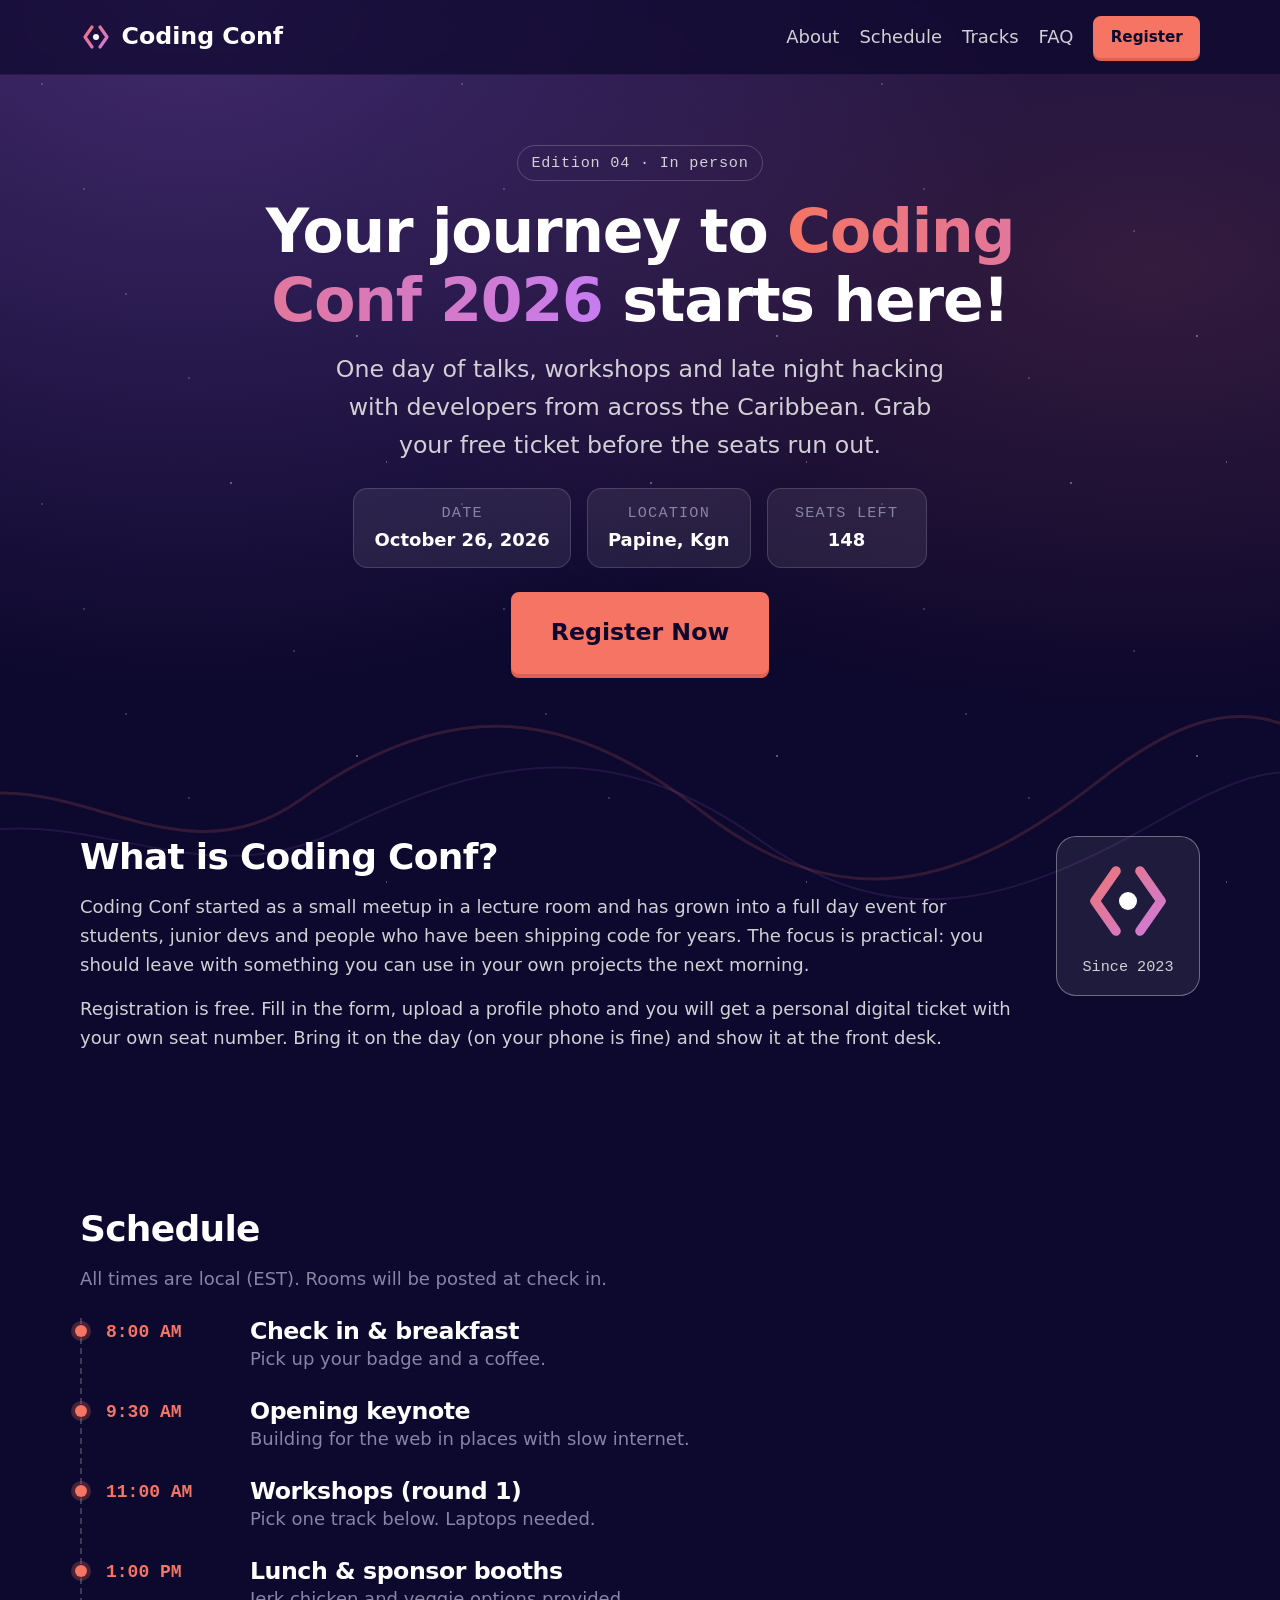
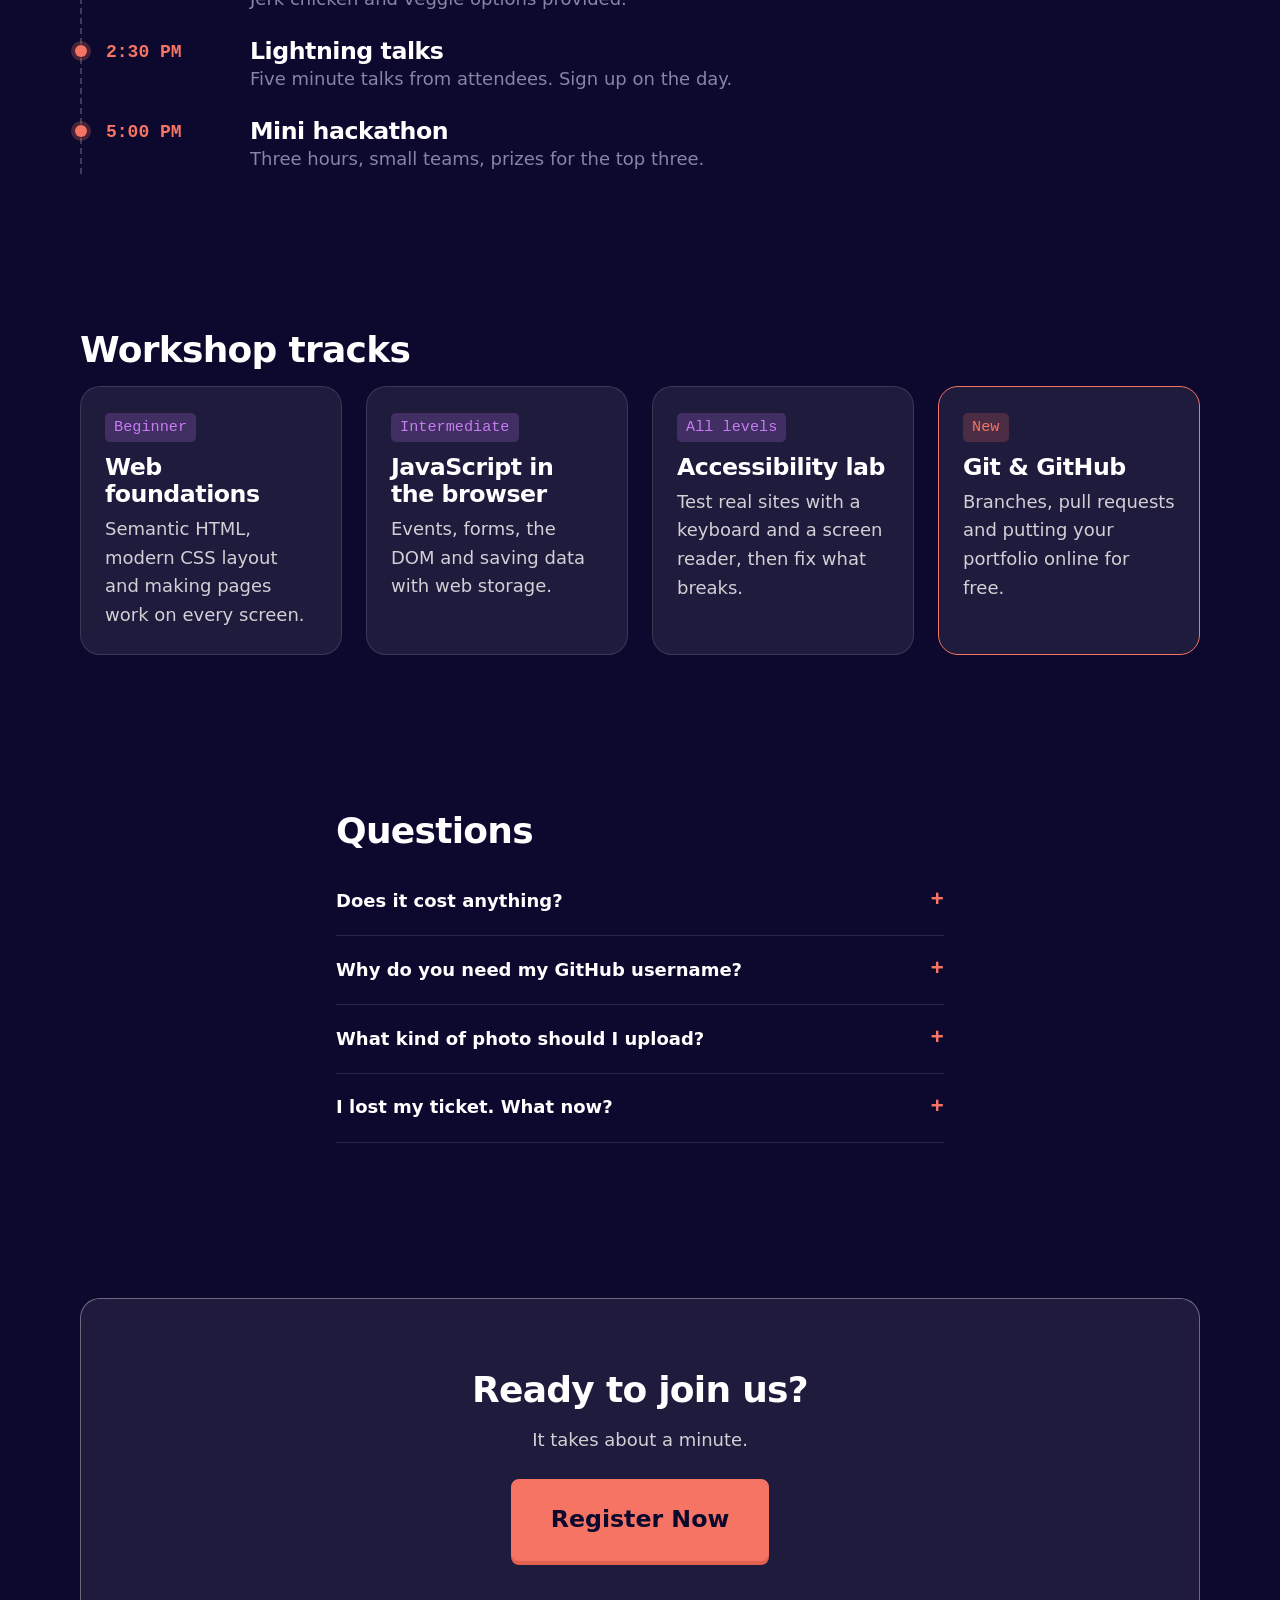
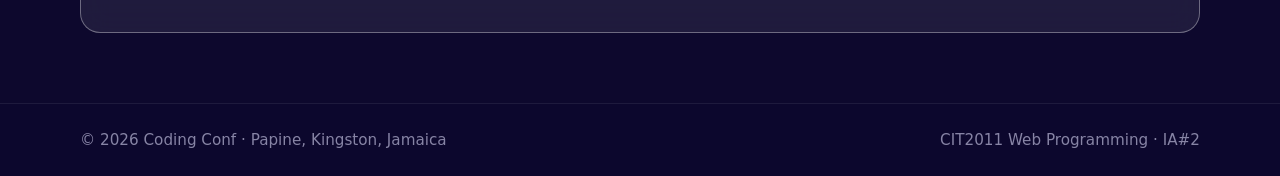
<file: HTML/index.html>
<!DOCTYPE html>
<html lang="en">
<head>
  <meta charset="UTF-8">
  <meta name="viewport" content="width=device-width, initial-scale=1.0">
  <meta name="description" content="Coding Conf 2026 - a one day developer conference in Papine, Kingston on October 26, 2026.">
  <title>Coding Conf 2026 | Home</title>
  <link rel="icon" href="../assets/favicon.svg" type="image/svg+xml">
  <link rel="stylesheet" href="../css/style.css">
</head>
<body class="page-home">

  <!-- Skip link so keyboard users can jump past the nav -->
  <a class="skip-link" href="#main">Skip to main content</a>

  <!-- Decorative star field (hidden from screen readers) -->
  <div class="stars" aria-hidden="true"></div>

  <header class="site-header">
    <div class="container header-inner">
      <a class="brand" href="index.html" aria-label="Coding Conf home">
        <img src="../assets/logo-mark.svg" alt="" width="32" height="32">
        <span>Coding Conf</span>
      </a>

      <nav class="main-nav" aria-label="Main">
        <ul>
          <li><a href="#about">About</a></li>
          <li><a href="#schedule">Schedule</a></li>
          <li><a href="#tracks">Tracks</a></li>
          <li><a href="#faq">FAQ</a></li>
          <li><a class="btn btn-small" href="login.html">Register</a></li>
        </ul>
      </nav>
    </div>
  </header>

  <main id="main">

    <!-- ===== Hero ===== -->
    <section class="hero" aria-labelledby="hero-title">
      <div class="container">
        <p class="eyebrow">Edition 04 &middot; In person</p>
        <h1 id="hero-title">
          Your journey to <span class="gradient-text">Coding Conf 2026</span> starts here!
        </h1>
        <p class="hero-lead">
          One day of talks, workshops and late night hacking with developers from
          across the Caribbean. Grab your free ticket before the seats run out.
        </p>

        <ul class="event-meta" aria-label="Event details">
          <li>
            <span class="meta-label">Date</span>
            <time datetime="2026-10-26">October 26, 2026</time>
          </li>
          <li>
            <span class="meta-label">Location</span>
            <span>Papine, Kgn</span>
          </li>
          <li>
            <span class="meta-label">Seats left</span>
            <span id="seat-count">148</span>
          </li>
        </ul>

        <a class="btn btn-large" href="login.html">Register Now</a>
      </div>
    </section>

    <!-- ===== About ===== -->
    <section id="about" class="section about" aria-labelledby="about-title">
      <div class="container clearfix">
        <!-- floated badge, wraps the paragraph text on wider screens -->
        <figure class="about-badge">
          <img src="../assets/logo-mark.svg" alt="Coding Conf logo" width="96" height="96">
          <figcaption>Since 2023</figcaption>
        </figure>

        <h2 id="about-title">What is Coding Conf?</h2>
        <p>
          Coding Conf started as a small meetup in a lecture room and has grown into a
          full day event for students, junior devs and people who have been shipping code
          for years. The focus is practical: you should leave with something you can use
          in your own projects the next morning.
        </p>
        <p>
          Registration is free. Fill in the form, upload a profile photo and you will get a
          personal digital ticket with your own seat number. Bring it on the day (on your
          phone is fine) and show it at the front desk.
        </p>
      </div>
    </section>

    <!-- ===== Schedule ===== -->
    <section id="schedule" class="section" aria-labelledby="schedule-title">
      <div class="container">
        <h2 id="schedule-title">Schedule</h2>
        <p class="section-intro">All times are local (EST). Rooms will be posted at check in.</p>

        <ol class="timeline">
          <li>
            <time datetime="2026-10-26T08:00">8:00 AM</time>
            <div>
              <h3>Check in &amp; breakfast</h3>
              <p>Pick up your badge and a coffee.</p>
            </div>
          </li>
          <li>
            <time datetime="2026-10-26T09:30">9:30 AM</time>
            <div>
              <h3>Opening keynote</h3>
              <p>Building for the web in places with slow internet.</p>
            </div>
          </li>
          <li>
            <time datetime="2026-10-26T11:00">11:00 AM</time>
            <div>
              <h3>Workshops (round 1)</h3>
              <p>Pick one track below. Laptops needed.</p>
            </div>
          </li>
          <li>
            <time datetime="2026-10-26T13:00">1:00 PM</time>
            <div>
              <h3>Lunch &amp; sponsor booths</h3>
              <p>Jerk chicken and veggie options provided.</p>
            </div>
          </li>
          <li>
            <time datetime="2026-10-26T14:30">2:30 PM</time>
            <div>
              <h3>Lightning talks</h3>
              <p>Five minute talks from attendees. Sign up on the day.</p>
            </div>
          </li>
          <li>
            <time datetime="2026-10-26T17:00">5:00 PM</time>
            <div>
              <h3>Mini hackathon</h3>
              <p>Three hours, small teams, prizes for the top three.</p>
            </div>
          </li>
        </ol>
      </div>
    </section>

    <!-- ===== Tracks ===== -->
    <section id="tracks" class="section" aria-labelledby="tracks-title">
      <div class="container">
        <h2 id="tracks-title">Workshop tracks</h2>

        <div class="card-grid">
          <article class="card">
            <span class="card-tag">Beginner</span>
            <h3>Web foundations</h3>
            <p>Semantic HTML, modern CSS layout and making pages work on every screen.</p>
          </article>
          <article class="card">
            <span class="card-tag">Intermediate</span>
            <h3>JavaScript in the browser</h3>
            <p>Events, forms, the DOM and saving data with web storage.</p>
          </article>
          <article class="card">
            <span class="card-tag">All levels</span>
            <h3>Accessibility lab</h3>
            <p>Test real sites with a keyboard and a screen reader, then fix what breaks.</p>
          </article>
          <article class="card card-featured">
            <span class="card-tag">New</span>
            <h3>Git &amp; GitHub</h3>
            <p>Branches, pull requests and putting your portfolio online for free.</p>
          </article>
        </div>
      </div>
    </section>

    <!-- ===== FAQ (details/summary works with the keyboard out of the box) ===== -->
    <section id="faq" class="section" aria-labelledby="faq-title">
      <div class="container narrow">
        <h2 id="faq-title">Questions</h2>

        <details class="faq-item">
          <summary>Does it cost anything?</summary>
          <p>No. Tickets are free, but you need to register so we can plan seating and food.</p>
        </details>
        <details class="faq-item">
          <summary>Why do you need my GitHub username?</summary>
          <p>It goes on your ticket and on the attendee wall so people can find your work after the event.</p>
        </details>
        <details class="faq-item">
          <summary>What kind of photo should I upload?</summary>
          <p>A clear JPG or PNG of your face, under 500KB. It is printed on your ticket.</p>
        </details>
        <details class="faq-item">
          <summary>I lost my ticket. What now?</summary>
          <p>Register again with the same email and we will match it at the desk.</p>
        </details>
      </div>
    </section>

    <!-- ===== Call to action ===== -->
    <section class="section cta" aria-labelledby="cta-title">
      <div class="container cta-inner">
        <h2 id="cta-title">Ready to join us?</h2>
        <p>It takes about a minute.</p>
        <a class="btn btn-large" href="login.html">Register Now</a>
      </div>
    </section>

  </main>

  <footer class="site-footer">
    <div class="container footer-inner">
      <p>&copy; 2026 Coding Conf &middot; Papine, Kingston, Jamaica</p>
      <p>CIT2011 Web Programming &middot; IA#2</p>
    </div>
  </footer>

</body>
</html>
</file>
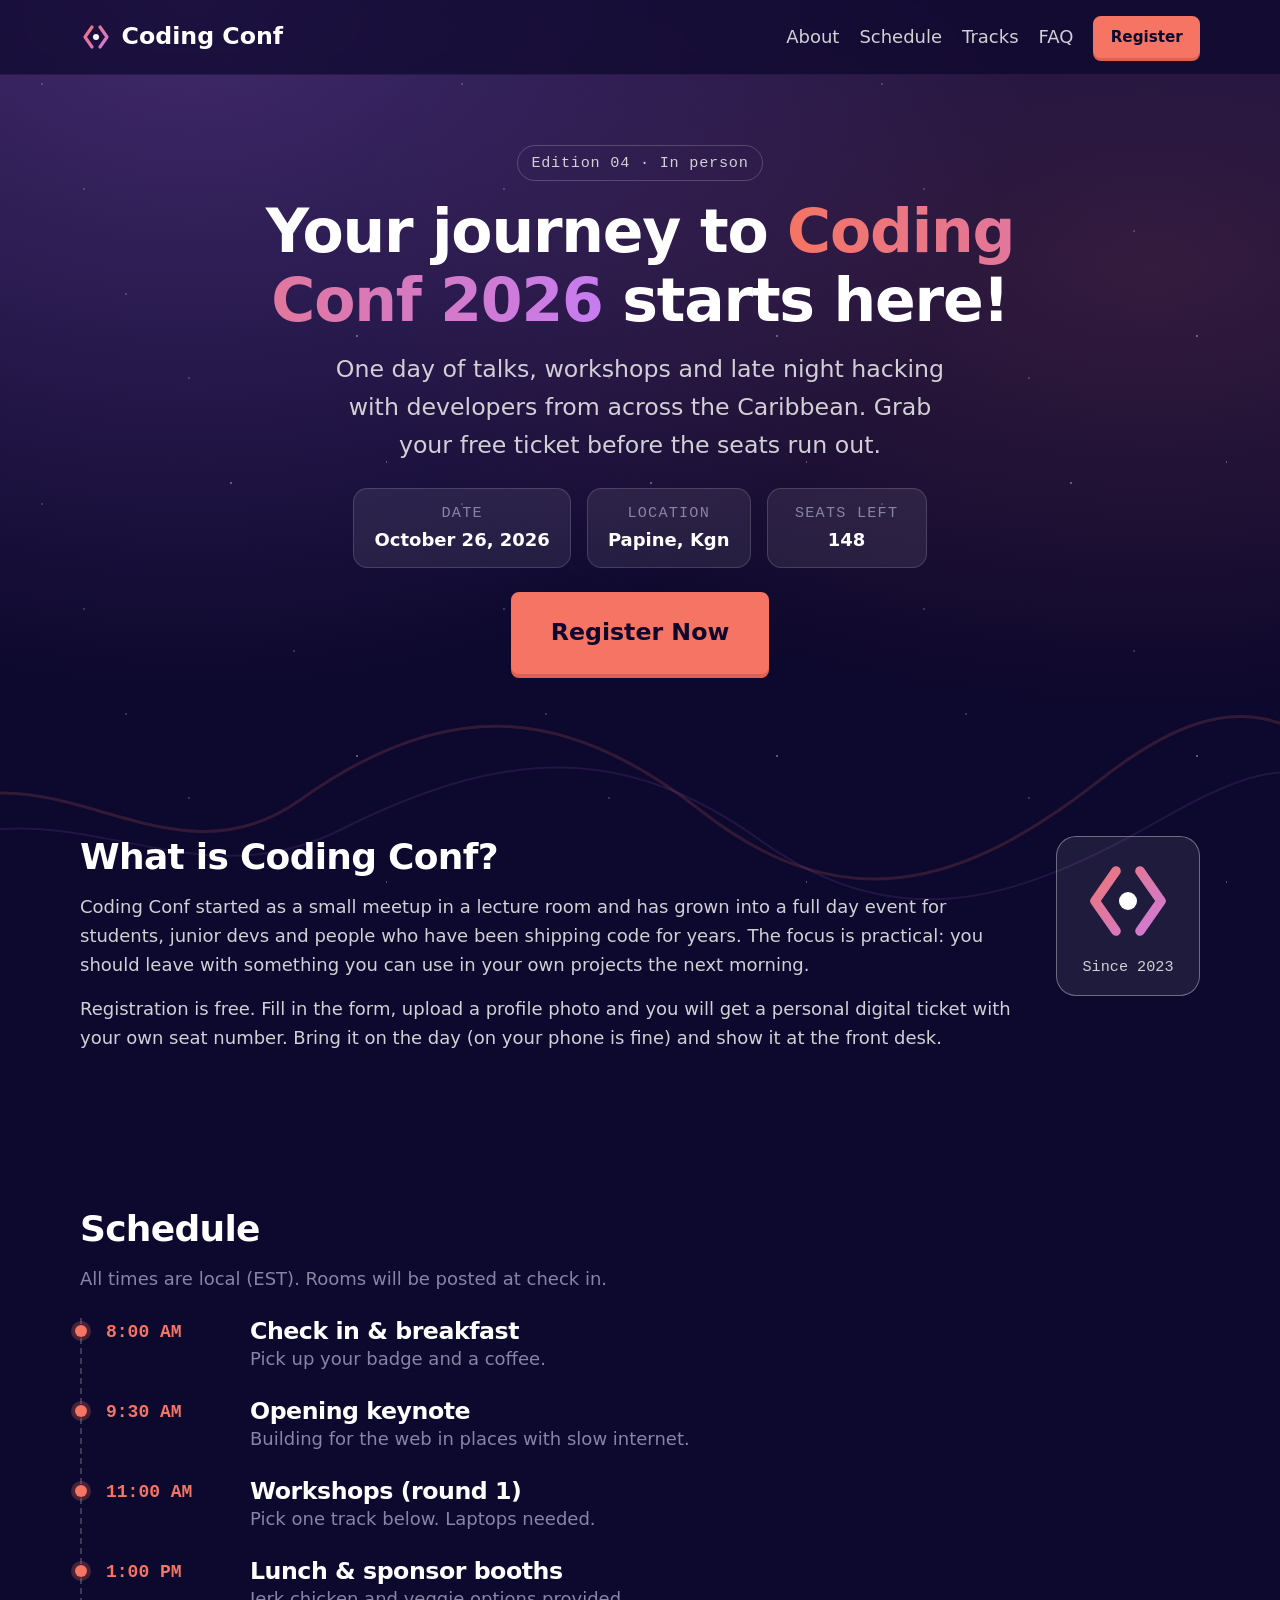
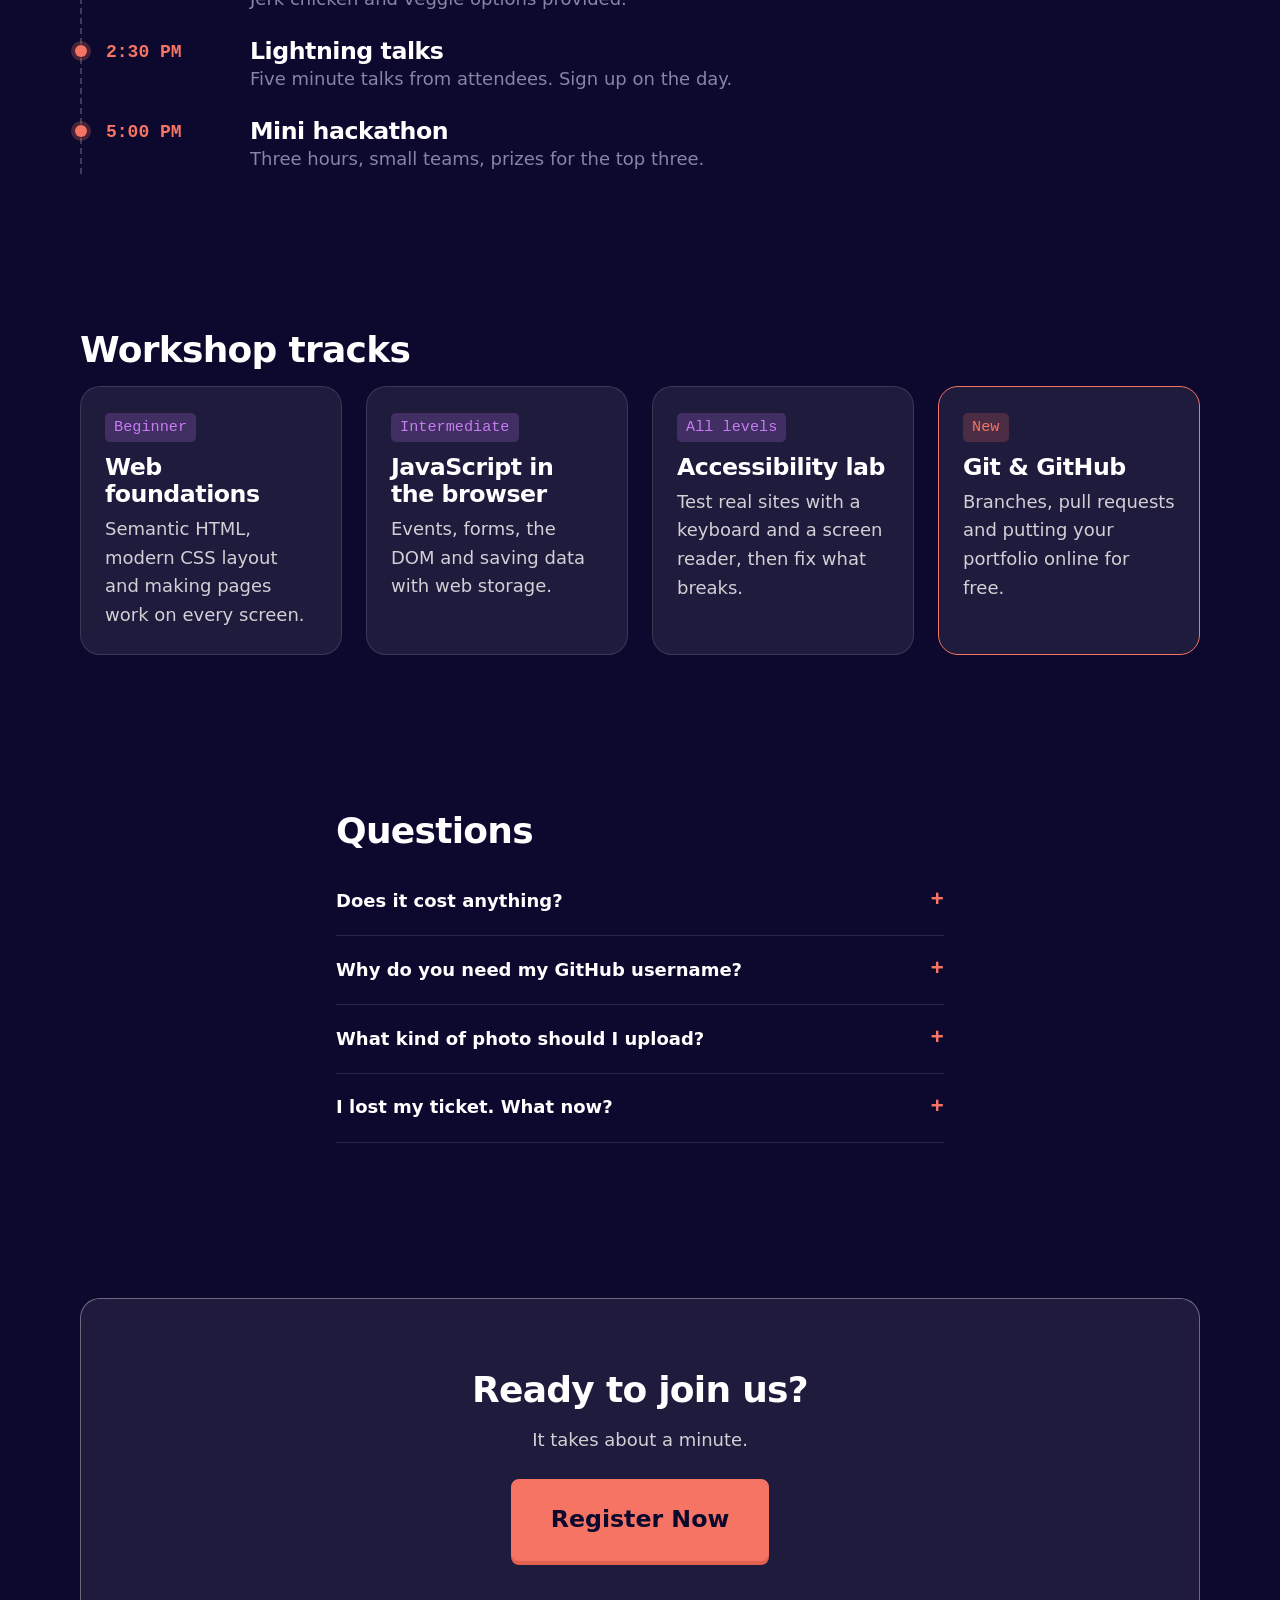
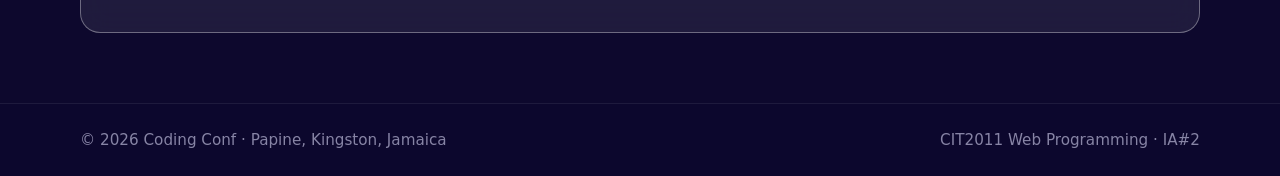
<file: HTML/ticket.html>
<!DOCTYPE html>
<html lang="en">
<head>
  <meta charset="UTF-8">
  <meta name="viewport" content="width=device-width, initial-scale=1.0">
  <meta name="description" content="Your Coding Conf 2026 ticket.">
  <title>Coding Conf 2026 | Your Ticket</title>
  <link rel="icon" href="../assets/favicon.svg" type="image/svg+xml">
  <link rel="stylesheet" href="../css/style.css">
  <!-- loaded in the head (no defer) so the redirect check runs before the page shows -->
  <script src="../js/ticket.js"></script>
</head>
<body class="page-ticket">

  <a class="skip-link" href="#main">Skip to main content</a>
  <div class="stars" aria-hidden="true"></div>

  <header class="site-header">
    <div class="container header-inner">
      <a class="brand" href="index.html" aria-label="Coding Conf home">
        <img src="../assets/logo-mark.svg" alt="" width="32" height="32">
        <span>Coding Conf</span>
      </a>
      <nav class="main-nav" aria-label="Main">
        <ul>
          <li><a href="index.html">Home</a></li>
          <li><a href="index.html#schedule">Schedule</a></li>
          <li><a href="login.html">Register</a></li>
        </ul>
      </nav>
    </div>
  </header>

  <main id="main">
    <section class="confirm" aria-labelledby="confirm-title">
      <div class="container">

        <ol class="steps" aria-label="Registration progress">
          <li class="is-done">Your details</li>
          <li class="is-active" aria-current="step">Your ticket</li>
        </ol>

        <!-- Master banner -->
        <h1 id="confirm-title" class="confirm-title">
          Congrats, <span class="gradient-text" id="banner-name">Attendee</span>!
          Your ticket is ready.
        </h1>
        <p class="hero-lead" id="confirm-text">
          Updates about the event will go to <strong class="accent" id="banner-email">your email</strong>.
          Save or print this ticket and show it at the front desk on the day.
        </p>

        <!-- ===== Glass ticket ===== -->
        <div class="ticket-stage">
          <article class="ticket" id="ticket" aria-label="Conference ticket">

            <div class="ticket-main">
              <header class="ticket-head">
                <img src="../assets/logo-mark.svg" alt="" width="40" height="40">
                <div>
                  <h2 class="ticket-brand">Coding Conf</h2>
                  <p class="ticket-meta">
                    <time datetime="2026-10-26">Oct 26, 2026</time>
                    <span aria-hidden="true">/</span>
                    Papine, Kgn
                  </p>
                </div>
              </header>

              <div class="ticket-person">
                <img id="ticket-avatar" class="ticket-avatar" src="" alt="" width="64" height="64">
                <div>
                  <p class="ticket-name" id="ticket-name">Attendee</p>
                  <a class="ticket-github" id="ticket-github" href="#" target="_blank" rel="noopener">
                    <img src="../assets/icon-github.svg" alt="" width="20" height="20">
                    <span id="ticket-github-text">@username</span>
                    <span class="visually-hidden">(opens GitHub in a new tab)</span>
                  </a>
                </div>
              </div>
            </div>

            <!-- Tear-off stub with the serial number -->
            <div class="ticket-stub">
              <p class="ticket-serial">
                <span class="visually-hidden">Ticket number</span>
                <span id="ticket-serial">#00000</span>
              </p>
            </div>

          </article>
        </div>

        <!-- Extra actions -->
        <div class="ticket-actions">
          <button type="button" class="btn" id="print-btn">Print / Save as PDF</button>
          <button type="button" class="btn btn-outline" id="copy-btn">Copy ticket number</button>
          <button type="button" class="btn btn-outline" id="new-btn">Register someone else</button>
        </div>
        <p class="copy-status" id="copy-status" aria-live="polite"></p>

      </div>
    </section>
  </main>

  <footer class="site-footer">
    <div class="container footer-inner">
      <p>&copy; 2026 Coding Conf &middot; Papine, Kingston, Jamaica</p>
      <p><a href="index.html">Back to home</a></p>
    </div>
  </footer>

</body>
</html>
</file>
<file: css/style.css>
/* =========================================================
   Coding Conf 2026 - main stylesheet
   CIT2011 Web Programming - IA#2

   Contents
   1.  Custom properties (theme)
   2.  Base / reset
   3.  Background (stars + squiggle)
   4.  Layout helpers
   5.  Header + navigation
   6.  Buttons
   7.  Landing page sections
   8.  Registration form
   9.  Ticket page + glass ticket
   10. Footer
   11. Media queries
   12. Reduced motion + print
   ========================================================= */


/* ---------- 1. Custom properties ---------- */
:root {
  /* colours */
  --clr-space-900: #0d082d;
  --clr-space-800: #160f3f;
  --clr-space-700: #241a5c;
  --clr-neutral-0: #ffffff;
  --clr-neutral-300: #d1d0d5;
  --clr-neutral-500: #8784a5;
  --clr-orange-500: #f57463;
  --clr-orange-700: #e1604f;
  --clr-purple-400: #c67cf2;
  --clr-error: #ff8a7a;

  --grad-text: linear-gradient(90deg, var(--clr-orange-500), var(--clr-purple-400), var(--clr-orange-500));

  /* glass */
  --glass-bg: rgba(255, 255, 255, 0.08);
  --glass-border: rgba(255, 255, 255, 0.35);
  --glass-blur: 14px;

  /* fluid type - clamp(min, preferred, max) */
  --fs-300: clamp(0.85rem, 0.8rem + 0.2vw, 0.95rem);
  --fs-400: clamp(1rem, 0.95rem + 0.25vw, 1.125rem);
  --fs-500: clamp(1.15rem, 1rem + 0.6vw, 1.5rem);
  --fs-600: clamp(1.5rem, 1.2rem + 1.4vw, 2.25rem);
  --fs-700: clamp(2rem, 1.4rem + 3vw, 3.75rem);

  /* spacing + shape */
  --space-xs: 0.5rem;
  --space-sm: 1rem;
  --space-md: 1.5rem;
  --space-lg: clamp(2.5rem, 2rem + 3vw, 5rem);
  --radius-sm: 0.5rem;
  --radius-md: 0.9rem;
  --radius-lg: 1.25rem;

  --ff-body: "Segoe UI", system-ui, -apple-system, Roboto, Arial, sans-serif;
  --ff-mono: "Cascadia Code", Consolas, "Courier New", monospace;

  --focus-ring: 3px solid var(--clr-orange-500);
  --ease: cubic-bezier(.2, .7, .3, 1);
}


/* ---------- 2. Base / reset ---------- */
*,
*::before,
*::after {
  box-sizing: border-box;
}

:where(body, h1, h2, h3, p, ul, ol, figure) {
  margin: 0;
}

:where(ul, ol)[class] {
  padding: 0;
  list-style: none;
}

html {
  scroll-behavior: smooth;
  scroll-padding-top: 6rem; /* stops the sticky header covering focused or linked content */
}

body {
  min-height: 100vh;
  display: flex;
  flex-direction: column;
  font-family: var(--ff-body);
  font-size: var(--fs-400);
  line-height: 1.6;
  color: var(--clr-neutral-300);
  background-color: var(--clr-space-900);
  background-image:
    radial-gradient(ellipse at 15% 0%, rgba(198, 124, 242, 0.25), transparent 55%),
    radial-gradient(ellipse at 90% 30%, rgba(245, 116, 99, 0.15), transparent 50%),
    linear-gradient(180deg, var(--clr-space-800), var(--clr-space-900) 70%);
  background-attachment: fixed;
  overflow-x: hidden;
}

/* all headings share font + colour */
:is(h1, h2, h3) {
  color: var(--clr-neutral-0);
  line-height: 1.15;
  font-weight: 800;
  letter-spacing: -0.02em;
}

h1 { font-size: var(--fs-700); }
h2 { font-size: var(--fs-600); margin-bottom: var(--space-sm); }
h3 { font-size: var(--fs-500); }

img {
  max-width: 100%;
  display: block;
}

/* make sure the hidden attribute always wins over display rules */
[hidden] {
  display: none !important;
}

a {
  color: var(--clr-orange-500);
}

/* one focus style for every interactive element */
:is(a, button, input, summary, [tabindex]):focus-visible {
  outline: var(--focus-ring);
  outline-offset: 3px;
}

.visually-hidden {
  position: absolute;
  width: 1px;
  height: 1px;
  overflow: hidden;
  clip: rect(0 0 0 0);
  white-space: nowrap;
}

.skip-link {
  position: absolute;
  top: -100px;
  left: var(--space-sm);
  z-index: 100;
  padding: var(--space-xs) var(--space-sm);
  background: var(--clr-orange-500);
  color: var(--clr-space-900);
  font-weight: 700;
  border-radius: var(--radius-sm);
  transition: top 0.2s;
}

.skip-link:focus {
  top: var(--space-sm);
}

.gradient-text {
  background: var(--grad-text);
  background-size: 200% auto;
  -webkit-background-clip: text;
  background-clip: text;
  color: transparent;
  animation: shimmer 6s linear infinite;
}

.accent {
  color: var(--clr-orange-500);
}

@keyframes shimmer {
  to { background-position: 200% center; }
}


/* ---------- 3. Background ---------- */
/* little dots made from layered radial gradients, they slowly twinkle */
.stars {
  position: fixed;
  inset: 0;
  z-index: -1;
  pointer-events: none;
  background-image:
    radial-gradient(1px 1px at 10% 20%, #fff, transparent),
    radial-gradient(1px 1px at 30% 70%, #fff, transparent),
    radial-gradient(1.5px 1.5px at 55% 15%, #fff, transparent),
    radial-gradient(1px 1px at 70% 55%, #fff, transparent),
    radial-gradient(1.5px 1.5px at 85% 80%, #fff, transparent),
    radial-gradient(1px 1px at 45% 90%, #fff, transparent),
    radial-gradient(1px 1px at 92% 10%, #fff, transparent),
    radial-gradient(1px 1px at 20% 45%, #fff, transparent);
  background-size: 420px 420px;
  opacity: 0.6;
  animation: twinkle 5s ease-in-out infinite alternate;
}

/* squiggle line across the bottom of the screen */
.stars::after {
  content: "";
  position: absolute;
  left: 0;
  right: 0;
  bottom: 0;
  height: 220px;
  background: url("../assets/pattern-squiggle.svg") center bottom / cover no-repeat;
  opacity: 0.8;
}

@keyframes twinkle {
  from { opacity: 0.35; }
  to   { opacity: 0.75; }
}


/* ---------- 4. Layout helpers ---------- */
.container {
  width: min(100% - 2.5rem, 70rem);
  margin-inline: auto;
}

.container.narrow {
  width: min(100% - 2.5rem, 38rem);
}

main {
  flex: 1;
}

.section {
  padding-block: var(--space-lg);
}

.section-intro {
  margin-bottom: var(--space-md);
  color: var(--clr-neutral-500);
}

/* old school clearfix for the floated badge in About */
.clearfix::after {
  content: "";
  display: table;
  clear: both;
}


/* ---------- 5. Header + navigation ---------- */
.site-header {
  position: sticky;
  top: 0;
  z-index: 50;
  padding-block: var(--space-sm);
  background: rgba(13, 8, 45, 0.7);
  backdrop-filter: blur(10px);
  -webkit-backdrop-filter: blur(10px);
  border-bottom: 1px solid rgba(255, 255, 255, 0.06);
}

.header-inner {
  display: flex;
  align-items: center;
  justify-content: space-between;
  flex-wrap: wrap;
  gap: var(--space-sm);
}

.brand {
  display: inline-flex;
  align-items: center;
  gap: 0.6rem;
  color: var(--clr-neutral-0);
  font-weight: 800;
  font-size: var(--fs-500);
  text-decoration: none;
}

.brand img {
  transition: transform 0.4s var(--ease);
}

.brand:hover img {
  transform: rotate(-12deg) scale(1.1);
}

.main-nav ul {
  padding: 0;
  list-style: none;
  display: flex;
  align-items: center;
  flex-wrap: wrap;
  gap: 0.25rem 1.25rem;
}

/* nav links, but not the button-style one */
.main-nav a:not(.btn) {
  position: relative;
  color: var(--clr-neutral-300);
  text-decoration: none;
  padding-block: 0.25rem;
}

.main-nav a:not(.btn)::after {
  content: "";
  position: absolute;
  left: 0;
  bottom: 0;
  width: 100%;
  height: 2px;
  background: var(--clr-orange-500);
  transform: scaleX(0);
  transform-origin: left;
  transition: transform 0.25s var(--ease);
}

.main-nav a:not(.btn):is(:hover, :focus-visible, [aria-current="page"])::after {
  transform: scaleX(1);
}

.main-nav a[aria-current="page"] {
  color: var(--clr-neutral-0);
}


/* ---------- 6. Buttons ---------- */
.btn {
  display: inline-block;
  padding: 0.85em 1.6em;
  border: 2px solid var(--clr-orange-500);
  border-radius: var(--radius-sm);
  background: var(--clr-orange-500);
  color: var(--clr-space-900);
  font: inherit;
  font-weight: 800;
  text-align: center;
  text-decoration: none;
  cursor: pointer;
  box-shadow: 0 4px 0 var(--clr-orange-700);
  transition: transform 0.15s, box-shadow 0.15s, background-color 0.2s;
}

.btn:is(:hover, :focus-visible) {
  transform: translateY(-2px);
  box-shadow: 0 6px 0 var(--clr-orange-700), 0 10px 25px rgba(245, 116, 99, 0.35);
}

.btn:active {
  transform: translateY(2px);
  box-shadow: 0 1px 0 var(--clr-orange-700);
}

.btn-small { padding: 0.45em 1em; font-size: var(--fs-300); box-shadow: 0 3px 0 var(--clr-orange-700); }
.btn-large { font-size: var(--fs-500); }
.btn-block { width: 100%; }

.btn-outline {
  background: transparent;
  color: var(--clr-neutral-0);
  border-color: rgba(255, 255, 255, 0.4);
  box-shadow: none;
}

.btn-outline:is(:hover, :focus-visible) {
  background: rgba(255, 255, 255, 0.08);
  box-shadow: none;
}

.btn:disabled {
  opacity: 0.6;
  cursor: wait;
}

.btn-ghost {
  padding: 0.25em 0.6em;
  border: 0;
  border-radius: 0.3rem;
  background: rgba(255, 255, 255, 0.1);
  color: var(--clr-neutral-300);
  font: inherit;
  font-size: var(--fs-300);
  text-decoration: underline;
  cursor: pointer;
}

.btn-ghost:hover {
  background: rgba(255, 255, 255, 0.18);
}


/* ---------- 7. Landing page ---------- */
.hero {
  padding-block: var(--space-lg) calc(var(--space-lg) * 1.3);
  text-align: center;
}

.hero h1 {
  max-width: 18ch;
  margin-inline: auto;
}

.eyebrow {
  display: inline-block;
  margin-bottom: var(--space-sm);
  padding: 0.3em 0.9em;
  border: 1px solid rgba(255, 255, 255, 0.2);
  border-radius: 99px;
  font-family: var(--ff-mono);
  font-size: var(--fs-300);
  letter-spacing: 0.05em;
}

.hero-lead {
  max-width: 42ch;
  margin: var(--space-sm) auto var(--space-md);
  font-size: var(--fs-500);
}

.event-meta {
  display: flex;
  flex-wrap: wrap;
  justify-content: center;
  gap: var(--space-sm);
  margin-bottom: var(--space-md);
}

.event-meta li {
  display: flex;
  flex-direction: column;
  min-width: 10rem;
  padding: 0.75rem 1.25rem;
  background: var(--glass-bg);
  border: 1px solid rgba(255, 255, 255, 0.15);
  border-radius: var(--radius-md);
  color: var(--clr-neutral-0);
  font-weight: 700;
}

.meta-label {
  font-family: var(--ff-mono);
  font-size: var(--fs-300);
  font-weight: 400;
  color: var(--clr-neutral-500);
  text-transform: uppercase;
  letter-spacing: 0.08em;
}

/* About - floated badge so text wraps beside it */
.about-badge {
  float: right;
  width: 9rem;
  margin: 0 0 var(--space-sm) var(--space-md);
  padding: var(--space-sm);
  text-align: center;
  background: var(--glass-bg);
  border: 1px solid var(--glass-border);
  border-radius: var(--radius-lg);
  animation: float 6s ease-in-out infinite;
}

.about-badge img {
  margin-inline: auto;
}

.about-badge figcaption {
  margin-top: 0.4rem;
  font-family: var(--ff-mono);
  font-size: var(--fs-300);
}

.about p + p {
  margin-top: var(--space-sm);
}

@keyframes float {
  50% { transform: translateY(-8px); }
}

/* Schedule timeline - grid with a time column and a content column */
.timeline {
  position: relative;
  display: grid;
  gap: var(--space-md);
  padding-left: var(--space-md);
  border-left: 2px dashed rgba(255, 255, 255, 0.2);
}

.timeline li {
  position: relative;
  display: grid;
  grid-template-columns: 7rem 1fr;
  gap: var(--space-sm);
  align-items: start;
}

/* dot on the line */
.timeline li::before {
  content: "";
  position: absolute;
  left: calc(var(--space-md) * -1 - 7px);
  top: 0.45rem;
  width: 12px;
  height: 12px;
  border-radius: 50%;
  background: var(--clr-orange-500);
  box-shadow: 0 0 0 4px rgba(245, 116, 99, 0.25);
}

.timeline time {
  font-family: var(--ff-mono);
  color: var(--clr-orange-500);
  font-weight: 700;
}

.timeline p {
  color: var(--clr-neutral-500);
}

/* Track cards */
.card-grid {
  display: grid;
  grid-template-columns: repeat(auto-fit, minmax(min(100%, 15rem), 1fr));
  gap: var(--space-md);
}

.card {
  position: relative;
  padding: var(--space-md);
  background: var(--glass-bg);
  border: 1px solid rgba(255, 255, 255, 0.12);
  border-radius: var(--radius-lg);
  transition: transform 0.3s var(--ease), border-color 0.3s;
}

.card:hover {
  transform: translateY(-6px);
  border-color: var(--clr-purple-400);
}

.card h3 {
  margin-block: 0.75rem 0.4rem;
}

.card-tag {
  display: inline-block;
  padding: 0.15em 0.6em;
  border-radius: 0.3rem;
  background: rgba(198, 124, 242, 0.2);
  color: var(--clr-purple-400);
  font-family: var(--ff-mono);
  font-size: var(--fs-300);
}

.card-featured {
  border-color: var(--clr-orange-500);
}

.card-featured .card-tag {
  background: rgba(245, 116, 99, 0.2);
  color: var(--clr-orange-500);
}

/* FAQ */
.faq-item {
  border-bottom: 1px solid rgba(255, 255, 255, 0.12);
}

.faq-item summary {
  display: flex;
  justify-content: space-between;
  align-items: center;
  gap: var(--space-sm);
  padding-block: var(--space-sm);
  color: var(--clr-neutral-0);
  font-weight: 700;
  cursor: pointer;
  list-style: none;
}

.faq-item summary::-webkit-details-marker {
  display: none;
}

.faq-item summary::after {
  content: "+";
  font-family: var(--ff-mono);
  font-size: 1.4rem;
  color: var(--clr-orange-500);
  transition: transform 0.25s;
}

.faq-item[open] summary::after {
  transform: rotate(45deg);
}

.faq-item p {
  padding-bottom: var(--space-sm);
}

/* CTA */
.cta-inner {
  padding: var(--space-lg) var(--space-md);
  text-align: center;
  background: var(--glass-bg);
  border: 1px solid var(--glass-border);
  border-radius: var(--radius-lg);
  backdrop-filter: blur(var(--glass-blur));
  -webkit-backdrop-filter: blur(var(--glass-blur));
}

.cta-inner p {
  margin-bottom: var(--space-md);
}


/* ---------- 8. Registration form ---------- */
:is(.register, .confirm) {
  padding-block: var(--space-lg);
  text-align: center;
}

.steps {
  display: flex;
  justify-content: center;
  gap: var(--space-sm);
  margin-bottom: var(--space-md);
  font-family: var(--ff-mono);
  font-size: var(--fs-300);
  counter-reset: step;
}

.steps li {
  display: flex;
  align-items: center;
  gap: 0.4rem;
  color: var(--clr-neutral-500);
  counter-increment: step;
}

.steps li::before {
  content: counter(step);
  display: grid;
  place-items: center;
  width: 1.6rem;
  height: 1.6rem;
  border: 1px solid currentColor;
  border-radius: 50%;
}

.steps :is(.is-active, .is-done) {
  color: var(--clr-neutral-0);
}

.steps .is-active::before {
  background: var(--clr-orange-500);
  border-color: var(--clr-orange-500);
  color: var(--clr-space-900);
}

.steps .is-done::before {
  content: "\2713";
  border-color: var(--clr-purple-400);
  color: var(--clr-purple-400);
}

.register-form {
  display: grid;
  gap: var(--space-md);
  margin-top: var(--space-md);
  text-align: left;
}

.field {
  display: grid;
  gap: 0.5rem;
}

.label {
  color: var(--clr-neutral-0);
  font-weight: 600;
}

/* text-like inputs (not the hidden file input) */
.field input:not([type="file"]) {
  width: 100%;
  padding: 0.85rem 1rem;
  border: 1px solid var(--clr-neutral-500);
  border-radius: var(--radius-md);
  background: rgba(255, 255, 255, 0.07);
  color: var(--clr-neutral-0);
  font: inherit;
  transition: border-color 0.2s, background-color 0.2s;
}

.field input:not([type="file"]):hover {
  background: rgba(255, 255, 255, 0.12);
}

.field input:not([type="file"]):focus-visible {
  border-color: var(--clr-orange-500);
}

.field input::placeholder {
  color: var(--clr-neutral-500);
}

/* :has() lets the whole field react when its input is invalid */
.field:has([aria-invalid="true"]) :is(input:not([type="file"]), .drop-zone) {
  border-color: var(--clr-error);
  animation: shake 0.3s;
}

.field:has([aria-invalid="true"]) .hint {
  display: none;
}

.error {
  display: flex;
  align-items: center;
  gap: 0.4rem;
  color: var(--clr-error);
  font-size: var(--fs-300);
}

.error:empty {
  display: none;
}

.error::before {
  content: "!";
  display: grid;
  place-items: center;
  flex-shrink: 0;
  width: 1rem;
  height: 1rem;
  border: 1.3px solid currentColor;
  border-radius: 50%;
  font-size: 0.7rem;
  font-weight: 700;
}

.hint {
  display: flex;
  align-items: center;
  gap: 0.4rem;
  font-size: var(--fs-300);
  color: var(--clr-neutral-500);
}

@keyframes shake {
  25% { transform: translateX(-4px); }
  75% { transform: translateX(4px); }
}

/* Drop zone for the avatar */
.drop-zone {
  position: relative;
  display: grid;
  place-items: center;
  min-height: 9.5rem;
  padding: var(--space-sm);
  border: 2px dashed var(--clr-neutral-500);
  border-radius: var(--radius-md);
  background: rgba(255, 255, 255, 0.07);
  text-align: center;
  transition: border-color 0.2s, background-color 0.2s;
}

/* input is invisible but still focusable and clickable */
.drop-zone input[type="file"] {
  position: absolute;
  inset: 0;
  opacity: 0;
  cursor: pointer;
}

/* once an image is chosen the input should not cover the buttons */
.drop-zone:has(.drop-filled:not([hidden])) input[type="file"] {
  pointer-events: none;
}

.drop-zone:is(:hover, .is-dragging) {
  border-color: var(--clr-purple-400);
  background: rgba(198, 124, 242, 0.1);
}

/* show the focus ring on the box when the hidden input is focused */
.drop-zone:has(input:focus-visible) {
  outline: var(--focus-ring);
  outline-offset: 3px;
}

.drop-empty {
  display: grid;
  place-items: center;
  gap: 0.75rem;
  cursor: pointer;
}

.drop-empty img,
.drop-filled img {
  padding: 0.6rem;
  border: 1px solid rgba(255, 255, 255, 0.2);
  border-radius: var(--radius-md);
  background: rgba(255, 255, 255, 0.08);
}

.drop-empty img {
  width: 3.25rem;
  height: 3.25rem;
}

.drop-filled img {
  padding: 0;
  width: 4rem;
  height: 4rem;
  object-fit: cover;
  margin-inline: auto;
}

.drop-actions {
  position: relative; /* sit above the file input */
  z-index: 1;
  display: flex;
  justify-content: center;
  gap: 0.5rem;
  margin-top: 0.75rem;
}

.form-summary {
  margin-top: var(--space-md);
  padding: var(--space-sm);
  border: 1px solid var(--clr-error);
  border-radius: var(--radius-md);
  background: rgba(255, 138, 122, 0.1);
  color: var(--clr-neutral-0);
  text-align: left;
}

.form-summary ul {
  margin-top: 0.4rem;
  padding-left: 1.2rem;
}

.form-summary a {
  color: var(--clr-error);
}


/* ---------- 9. Ticket page ---------- */
.confirm-title {
  max-width: 20ch;
  margin-inline: auto;
}

.ticket-stage {
  margin-block: var(--space-lg) var(--space-md);
  perspective: 1000px;
}

/* the glass ticket itself */
.ticket {
  --notch: 1.4rem;
  position: relative;
  display: grid;
  grid-template-columns: 1fr auto;
  width: min(100%, 37.5rem);
  min-height: 17rem;
  margin-inline: auto;
  text-align: left;
  background:
    url("../assets/pattern-ticket.svg") center / cover no-repeat,
    linear-gradient(135deg, rgba(255, 255, 255, 0.16), rgba(255, 255, 255, 0.04));
  border: 1px solid var(--glass-border);
  border-radius: var(--radius-lg);
  backdrop-filter: blur(var(--glass-blur));
  -webkit-backdrop-filter: blur(var(--glass-blur));
  box-shadow: 0 25px 60px rgba(0, 0, 0, 0.45), inset 0 1px 0 rgba(255, 255, 255, 0.25);
  transform-style: preserve-3d;
  transition: transform 0.2s ease-out;
  /* "backwards" (not "both") so the JS tilt can change transform after the animation */
  animation: ticket-in 0.9s var(--ease) backwards;
}

/* glow that follows the mouse (ticket.js sets --mx / --my) */
.ticket::after {
  content: "";
  position: absolute;
  inset: 0;
  border-radius: inherit;
  pointer-events: none;
  background: radial-gradient(circle at var(--mx, 50%) var(--my, 0%), rgba(255, 255, 255, 0.18), transparent 45%);
}

@keyframes ticket-in {
  from { opacity: 0; transform: translateY(40px) rotateX(25deg); }
  to   { opacity: 1; transform: none; }
}

.ticket-main {
  display: flex;
  flex-direction: column;
  justify-content: space-between;
  gap: var(--space-md);
  padding: var(--space-md);
}

.ticket-head {
  display: flex;
  align-items: flex-start;
  gap: 0.9rem;
}

.ticket-brand {
  margin: 0;
  font-size: var(--fs-600);
}

.ticket-meta {
  margin-top: 0.3rem;
  font-family: var(--ff-mono);
  font-size: var(--fs-300);
  color: var(--clr-neutral-300);
}

.ticket-person {
  display: flex;
  align-items: center;
  gap: 1rem;
}

.ticket-avatar {
  width: clamp(3.5rem, 3rem + 2vw, 5rem);
  height: clamp(3.5rem, 3rem + 2vw, 5rem);
  object-fit: cover;
  border-radius: var(--radius-md);
  border: 2px solid rgba(255, 255, 255, 0.5);
}

.ticket-name {
  color: var(--clr-neutral-0);
  font-size: var(--fs-500);
  font-weight: 700;
  word-break: break-word;
}

.ticket-github {
  display: inline-flex;
  align-items: center;
  gap: 0.4rem;
  color: var(--clr-neutral-300);
  text-decoration: none;
}

.ticket-github:hover {
  color: var(--clr-neutral-0);
  text-decoration: underline;
}

/* stub on the right with dashed perforation */
.ticket-stub {
  position: relative;
  display: grid;
  place-items: center;
  width: 5rem;
  border-left: 2px dashed rgba(255, 255, 255, 0.35);
}

/* half circle notches cut out of the top and bottom */
.ticket-stub::before,
.ticket-stub::after {
  content: "";
  position: absolute;
  left: calc(var(--notch) / -2 - 1px);
  width: var(--notch);
  height: var(--notch);
  border-radius: 50%;
  background: var(--clr-space-900);
  border: 1px solid var(--glass-border);
}

.ticket-stub::before { top: calc(var(--notch) / -2 - 1px); }
.ticket-stub::after  { bottom: calc(var(--notch) / -2 - 1px); }

.ticket-serial {
  writing-mode: vertical-rl;
  font-family: var(--ff-mono);
  font-size: var(--fs-600);
  color: var(--clr-neutral-500);
  letter-spacing: 0.08em;
}

.ticket-actions {
  display: flex;
  flex-wrap: wrap;
  justify-content: center;
  gap: var(--space-sm);
}

.copy-status {
  min-height: 1.6em;
  margin-top: var(--space-xs);
  font-family: var(--ff-mono);
  font-size: var(--fs-300);
  color: var(--clr-purple-400);
}


/* ---------- 10. Footer ---------- */
.site-footer {
  padding-block: var(--space-md);
  border-top: 1px solid rgba(255, 255, 255, 0.08);
  background: rgba(13, 8, 45, 0.6);
  font-size: var(--fs-300);
  color: var(--clr-neutral-500);
}

.footer-inner {
  display: flex;
  flex-wrap: wrap;
  justify-content: space-between;
  gap: var(--space-xs);
}

.site-footer a {
  color: var(--clr-neutral-300);
}


/* ---------- 11. Media queries ---------- */

/* small phones */
@media (max-width: 30em) {
  .header-inner {
    justify-content: center;
  }

  .about-badge {
    float: none;
    margin: 0 auto var(--space-md);
  }

  .timeline li {
    grid-template-columns: 1fr;
    gap: 0.2rem;
  }

  .event-meta li {
    flex: 1 1 100%;
  }

  /* stack the ticket: stub goes underneath */
  .ticket {
    grid-template-columns: 1fr;
  }

  .ticket-stub {
    width: auto;
    padding-block: 0.75rem;
    border-left: 0;
    border-top: 2px dashed rgba(255, 255, 255, 0.35);
  }

  .ticket-stub::before,
  .ticket-stub::after {
    top: calc(var(--notch) / -2 - 1px);
    bottom: auto;
  }

  .ticket-stub::before { left: calc(var(--notch) / -2 - 1px); }
  .ticket-stub::after  { left: auto; right: calc(var(--notch) / -2 - 1px); }

  .ticket-serial {
    writing-mode: horizontal-tb;
  }

  .ticket-actions .btn {
    flex: 1 1 100%;
  }
}

/* tablets and up */
@media (min-width: 48em) {
  .section:where(#schedule, #faq) {
    padding-block: calc(var(--space-lg) * 1.2);
  }

  .timeline {
    max-width: 48rem;
  }

  .timeline li {
    grid-template-columns: 8rem 1fr;
  }
}

/* large screens */
@media (min-width: 90em) {
  :root {
    font-size: 112.5%;
  }
}


/* ---------- 12. Reduced motion + print ---------- */
@media (prefers-reduced-motion: reduce) {
  *,
  *::before,
  *::after {
    animation-duration: 0.01ms !important;
    animation-iteration-count: 1 !important;
    transition-duration: 0.01ms !important;
    scroll-behavior: auto !important;
  }
}

@media print {
  :is(.site-header, .site-footer, .ticket-actions, .copy-status, .steps, .stars, .skip-link) {
    display: none !important;
  }

  body {
    background: var(--clr-space-900);
    -webkit-print-color-adjust: exact;
    print-color-adjust: exact;
  }

  .ticket {
    animation: none;
    transform: none !important;
    box-shadow: none;
  }
}
</file>
